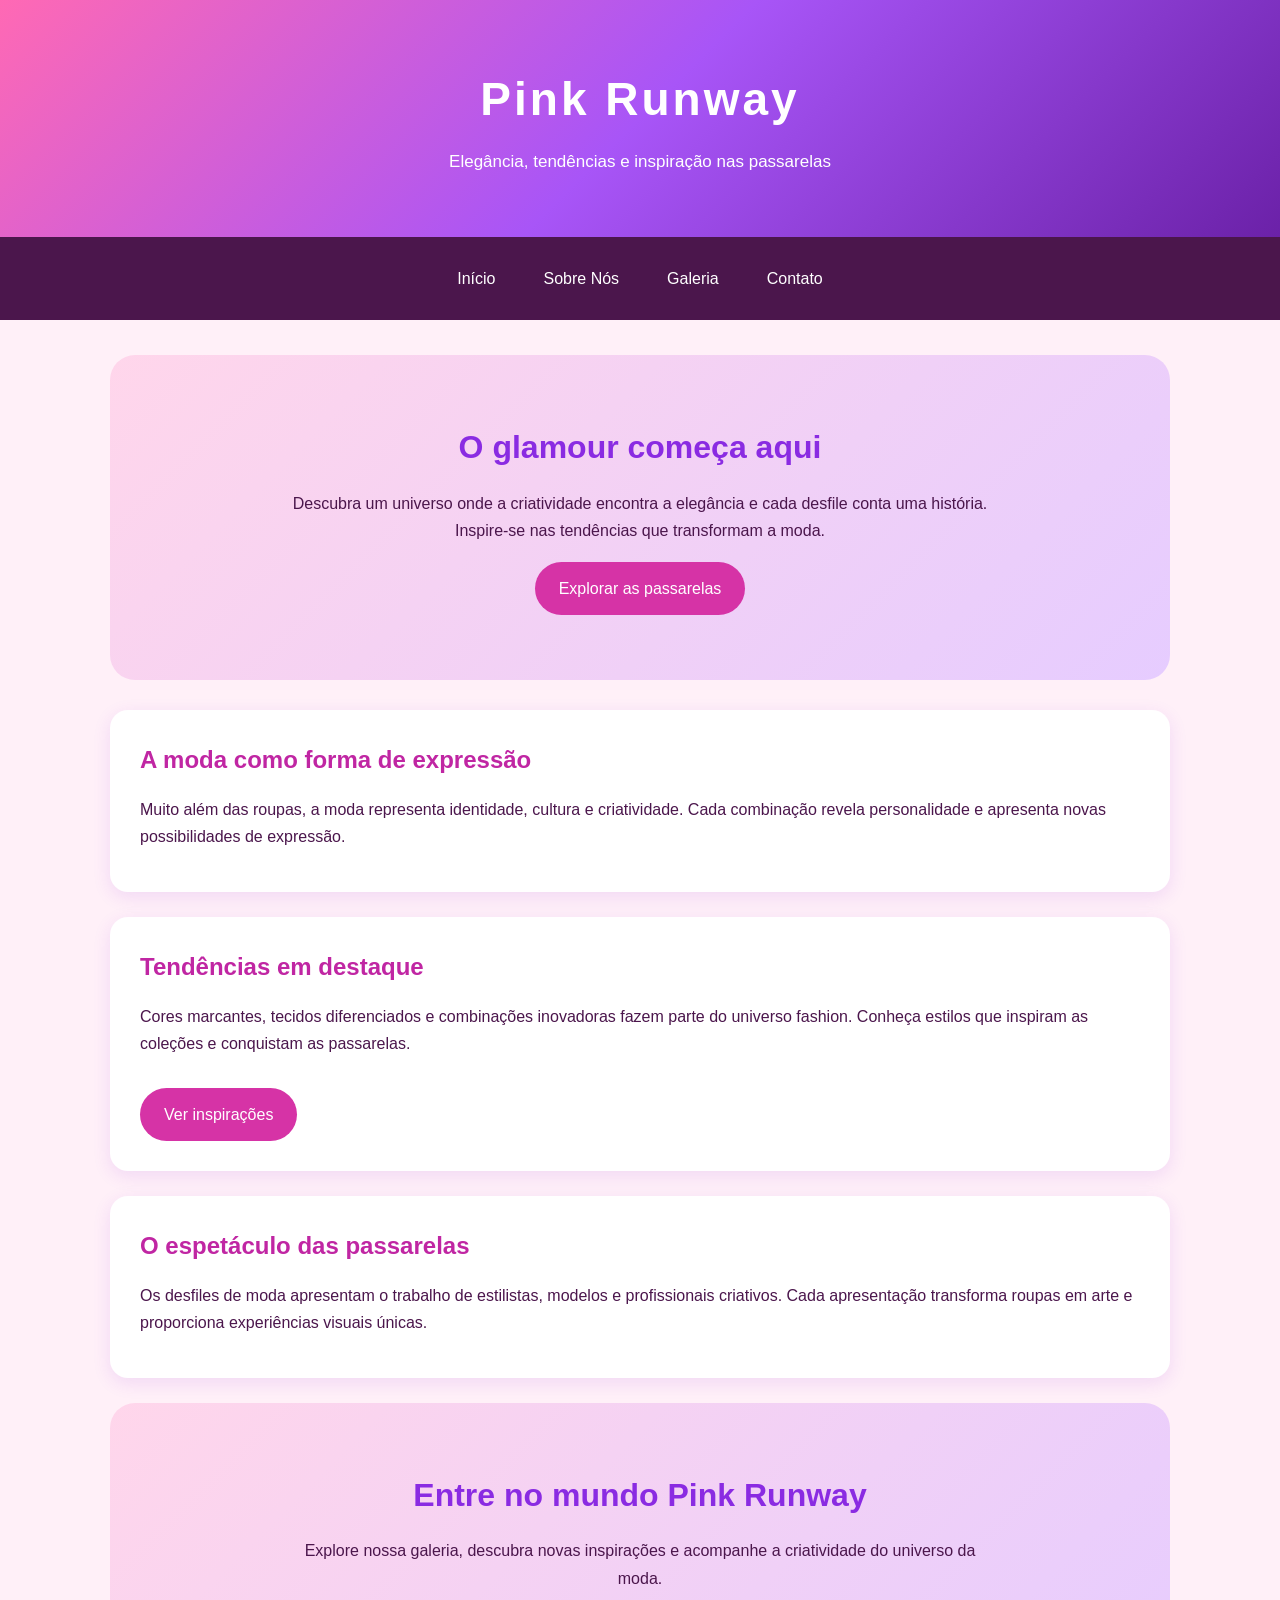
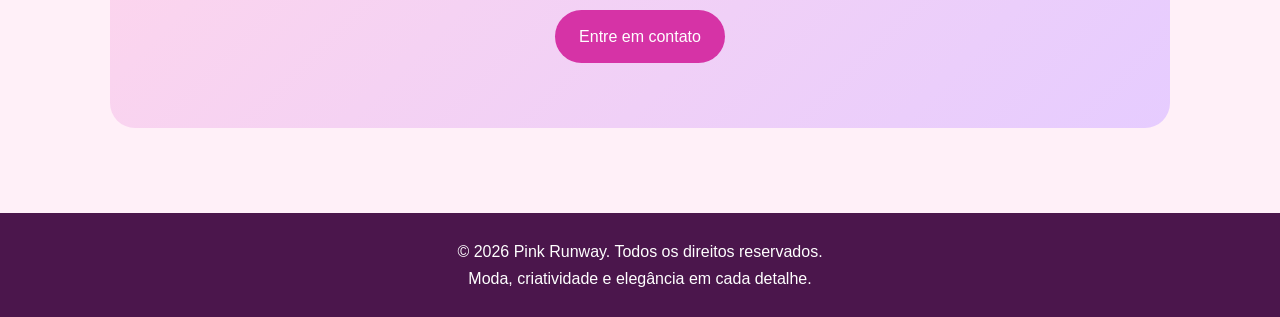
<file: index.html>
<!DOCTYPE html>
<html lang="pt-BR">
<head>
    <meta charset="UTF-8">
    <meta name="viewport" content="width=device-width, initial-scale=1.0">

    <title> O mundo da alta moda </title>

    <meta name="description" content="Explore o universo da moda, os grandes desfiles, as tendências e a criatividade das passarelas.">

    <link rel="stylesheet" href="style.css">
</head>
<body>

    <!-- Cabeçalho -->
    <header>
        <h1>Pink Runway</h1>
        <p>Elegância, tendências e inspiração nas passarelas</p>
    </header>

    <!-- Menu de navegação -->
    <nav>
        <a href="index.html">Início</a>
        <a href="pagina-inicial.html">Sobre Nós</a>
        <a href="galeria.html">Galeria</a>
        <a href="contato.html">Contato</a>
    </nav>

    <main>

        <!-- Seção de destaque -->
        <section class="destaque">
            <h2>O glamour começa aqui</h2>
            <p>
                Descubra um universo onde a criatividade encontra
                a elegância e cada desfile conta uma história.
                Inspire-se nas tendências que transformam a moda.
            </p>
            <a class="botao" href="galeria.html">
                Explorar as passarelas
            </a>
        </section>

        <!-- Seção sobre moda -->
        <section class="conteudo">
            <h2>A moda como forma de expressão</h2>
            <p>
                Muito além das roupas, a moda representa identidade,
                cultura e criatividade. Cada combinação revela
                personalidade e apresenta novas possibilidades
                de expressão.
            </p>
        </section>

        <!-- Seção de tendências -->
        <section class="conteudo">
            <h2>Tendências em destaque</h2>
            <p>
                Cores marcantes, tecidos diferenciados e combinações
                inovadoras fazem parte do universo fashion.
                Conheça estilos que inspiram as coleções e
                conquistam as passarelas.
            </p>
            <a class="botao" href="galeria.html">
                Ver inspirações
            </a>
        </section>

        <!-- Seção sobre os desfiles -->
        <section class="conteudo">
            <h2>O espetáculo das passarelas</h2>
            <p>
                Os desfiles de moda apresentam o trabalho de
                estilistas, modelos e profissionais criativos.
                Cada apresentação transforma roupas em arte
                e proporciona experiências visuais únicas.
            </p>
        </section>

        <!-- Seção de convite -->
        <section class="destaque">
            <h2>Entre no mundo Pink Runway</h2>
            <p>
                Explore nossa galeria, descubra novas inspirações
                e acompanhe a criatividade do universo da moda.
            </p>
            <a class="botao" href="contato.html">
                Entre em contato
            </a>
        </section>

    </main>

    <!-- Rodapé -->
    <footer>
        <p>&copy; 2026 Pink Runway. Todos os direitos reservados.</p>
        <p>Moda, criatividade e elegância em cada detalhe.</p>
    </footer>

</body>
</html>
</file>
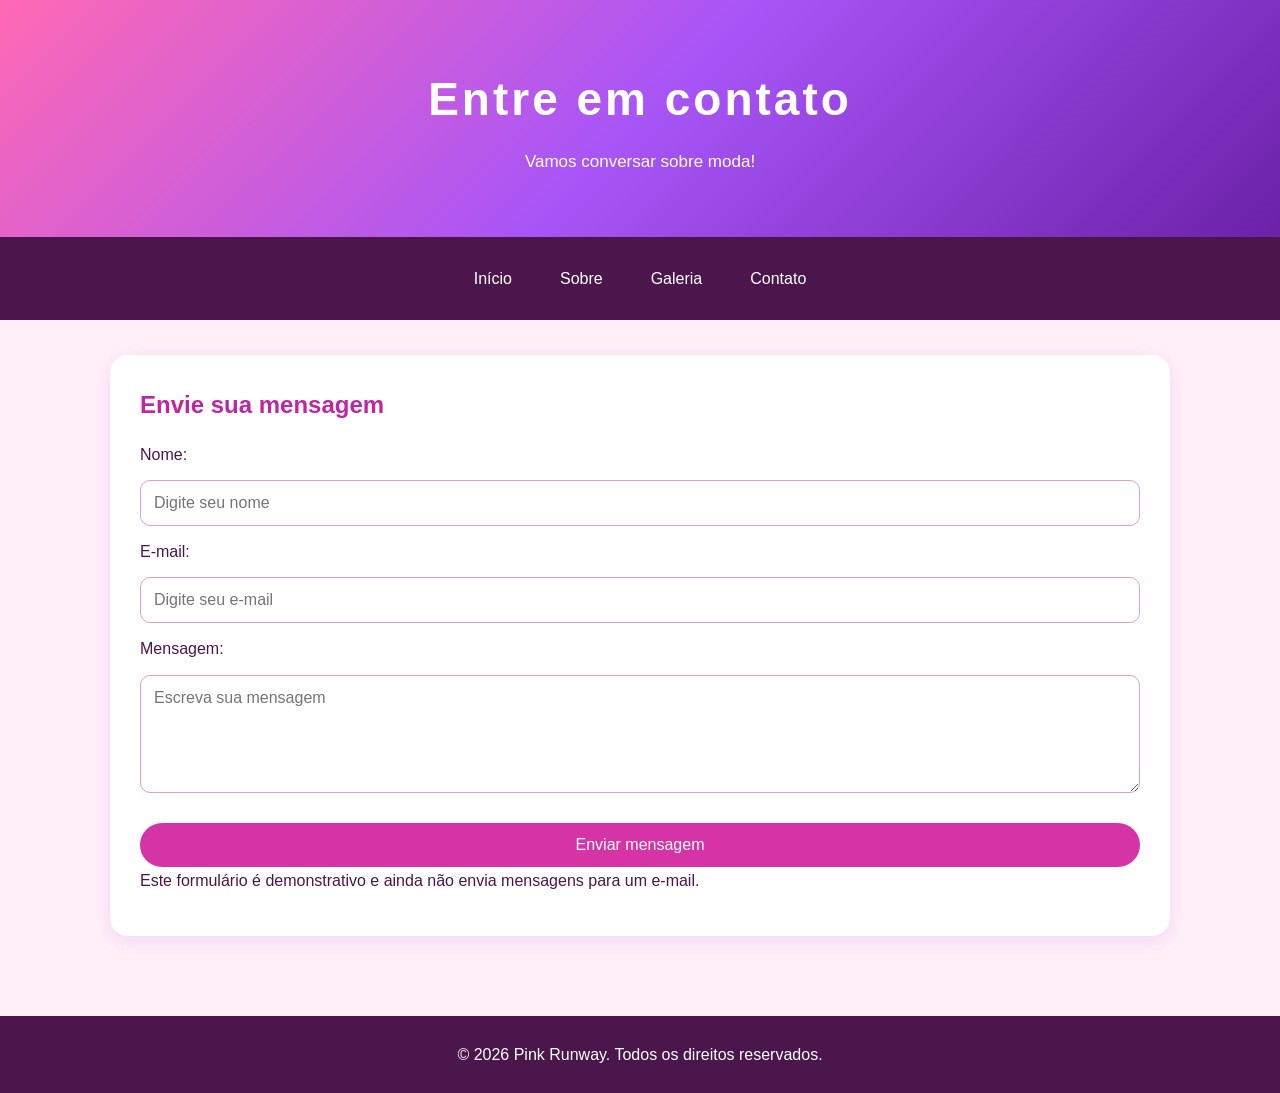
<file: contato.html>
<!DOCTYPE html>
<html lang="pt-BR">
<head>
    <meta charset="UTF-8">
    <meta name="viewport" content="width=device-width, initial-scale=1.0">
    <title>Contato | Pink Runway</title>
    <link rel="stylesheet" href="style.css">
</head>
<body>

    <header>
        <h1>Entre em contato</h1>
        <p>Vamos conversar sobre moda!</p>
    </header>

    <nav>
        <a href="index.html">Início</a>
        <a href="pagina-inicial.html">Sobre</a>
        <a href="galeria.html">Galeria</a>
        <a href="contato.html">Contato</a>
    </nav>

    <main>
        <section class="conteudo">
            <h2>Envie sua mensagem</h2>

            <form action="#" method="get">
                <label for="nome">Nome:</label>
                <input type="text" id="nome" name="nome"
                       placeholder="Digite seu nome" required>

                <label for="email">E-mail:</label>
                <input type="email" id="email" name="email"
                       placeholder="Digite seu e-mail" required>

                <label for="mensagem">Mensagem:</label>
                <textarea id="mensagem" name="mensagem"
                          rows="5" placeholder="Escreva sua mensagem"
                          required></textarea>

                <button type="submit">Enviar mensagem</button>
            </form>

            <p class="aviso">
                Este formulário é demonstrativo e ainda não envia
                mensagens para um e-mail.
            </p>
        </section>
    </main>

    <footer>
        <p>&copy; 2026 Pink Runway. Todos os direitos reservados.</p>
    </footer>

</body>
</html>
</file>
<file: style.css>
/* CONFIGURAÇÃO GERAL */
* {
    margin: 0;
    padding: 0;
    box-sizing: border-box;
}

body {
    font-family: Arial, Helvetica, sans-serif;
    background-color: #fff0f8;
    color: #4b164c;
    line-height: 1.7;
}

/* CABEÇALHO */
header {
    background: linear-gradient(135deg, #ff69b4, #a855f7, #6b21a8);
    color: white;
    text-align: center;
    padding: 60px 20px;
}

header h1 {
    font-size: 46px;
    letter-spacing: 3px;
    margin-bottom: 10px;
}

header p {
    font-size: 17px;
}

/* MENU */
nav {
    background-color: #4b164c;
    display: flex;
    justify-content: center;
    flex-wrap: wrap;
    gap: 12px;
    padding: 18px;
}

nav a {
    color: white;
    text-decoration: none;
    padding: 10px 18px;
    border-radius: 25px;
    transition: 0.3s;
}

nav a:hover {
    background-color: #ff69b4;
    transform: translateY(-2px);
}

/* CONTEÚDO */
main {
    max-width: 1100px;
    margin: auto;
    padding: 35px 20px;
}

.destaque {
    background: linear-gradient(135deg, #ffd6eb, #e6ccff);
    text-align: center;
    padding: 65px 25px;
    border-radius: 25px;
    margin-bottom: 30px;
}

.destaque h2 {
    font-size: 32px;
    color: #8a2be2;
    margin-bottom: 15px;
}

.destaque p {
    max-width: 700px;
    margin: auto;
}

/* SEÇÕES */
.conteudo {
    background-color: white;
    padding: 30px;
    border-radius: 18px;
    margin-bottom: 25px;
    box-shadow: 0 5px 18px rgba(138, 43, 226, 0.12);
}

.conteudo h2 {
    color: #c026a3;
    margin-bottom: 15px;
}

.conteudo p {
    margin-bottom: 12px;
}

/* BOTÕES */
.botao,
button {
    display: inline-block;
    background-color: #d633a6;
    color: white;
    text-decoration: none;
    border: none;
    padding: 13px 24px;
    margin-top: 18px;
    border-radius: 30px;
    cursor: pointer;
    font-size: 16px;
    transition: 0.3s;
}

.botao:hover,
button:hover {
    background-color: #7e22ce;
}

/* GALERIA */
.galeria {
    display: grid;
    grid-template-columns: repeat(auto-fit, minmax(220px, 1fr));
    gap: 22px;
    margin-top: 25px;
}

.galeria figure {
    background-color: #fff0f8;
    border-radius: 15px;
    overflow: hidden;
    text-align: center;
}

.galeria img {
    width: 100%;
    height: 300px;
    object-fit: cover;
    display: block;
}

.galeria figcaption {
    padding: 15px;
    color: #7e22ce;
    font-weight: bold;
}

.imagem-destaque {
    width: 100%;
    max-height: 450px;
    object-fit: cover;
    border-radius: 15px;
    margin: 20px 0;
}

/* FORMULÁRIO DE CONTATO */
form {
    display: flex;
    flex-direction: column;
    gap: 12px;
}

input,
textarea {
    width: 100%;
    padding: 13px;
    border: 1px solid #d8a0d8;
    border-radius: 10px;
    font-family: inherit;
    font-size: 16px;
}

input:focus,
textarea:focus {
    outline: 2px solid #d633a6;
}

textarea {
    resize: vertical;
}

/* RODAPÉ */
footer {
    background-color: #4b164c;
    color: white;
    text-align: center;
    padding: 25px 15px;
    margin-top: 20px;
}

/* CELULARES */
@media (max-width: 600px) {
    header {
        padding: 40px 15px;
    }

    header h1 {
        font-size: 34px;
    }

    nav {
        gap: 5px;
    }

    nav a {
        padding: 9px 12px;
    }

    .destaque {
        padding: 40px 18px;
    }

    .destaque h2 {
        font-size: 26px;
    }

    .conteudo {
        padding: 22px;
    }
}
</file>
